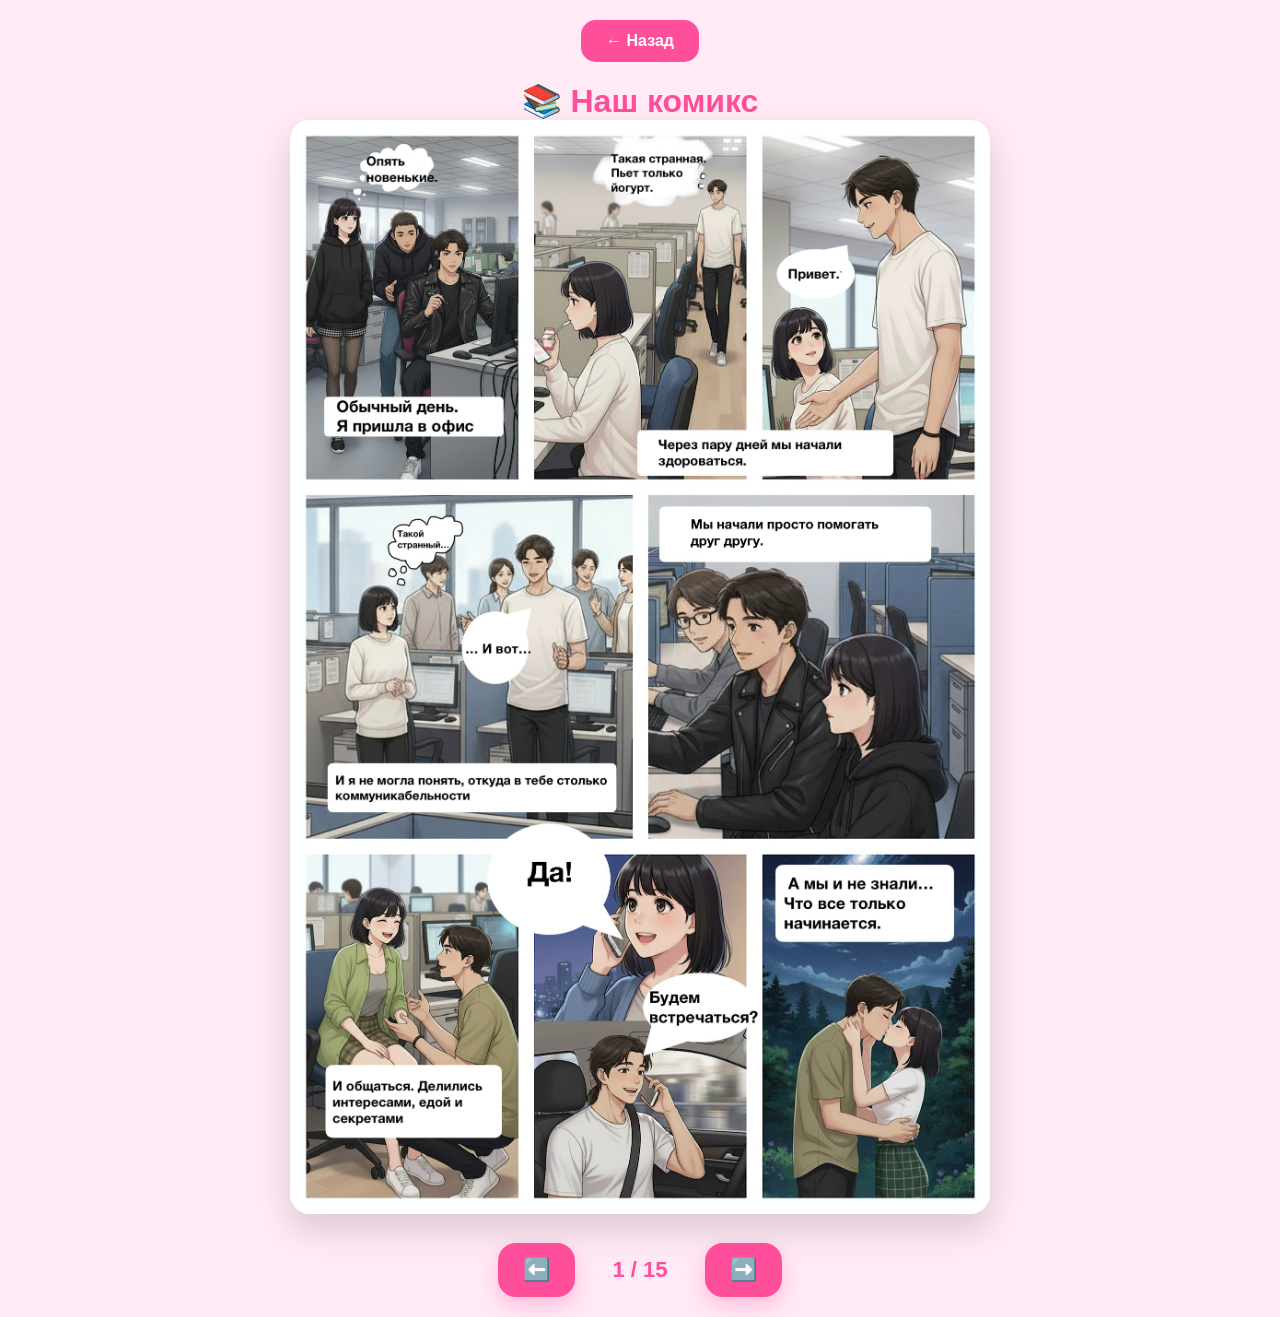
<file: comic.html>
<!DOCTYPE html>
<html lang="ru">

<head>

<meta charset="UTF-8">
<meta name="viewport" content="width=device-width, initial-scale=1.0">

<title>Наш комикс ❤️</title>

<link rel="stylesheet" href="style.css">
<link rel="stylesheet" href="comic.css">

<style>

body{

background:#ffeaf5;
margin:0;
padding:20px;
text-align:center;
font-family:sans-serif;

}

h1{

color:#ff4f9a;

}

img{

width:100%;
max-width:700px;
border-radius:20px;
box-shadow:0 15px 35px rgba(0,0,0,.15);

}

.back{

display:inline-block;
margin-bottom:20px;
padding:12px 25px;
background:#ff4f9a;
color:white;
text-decoration:none;
border-radius:15px;
font-weight:bold;

}

</style>

</head>

<body>

<a href="love.html" class="back">
← Назад
</a>

<h1>📚 Наш комикс</h1>

<div class="reader">

<img id="comicImage">

<div class="controls">

<button onclick="prevPage()">⬅️</button>

<span id="pageCounter"></span>

<button onclick="nextPage()">➡️</button>

</div>

</div>

<script src="comic.js"></script>

</body>

</html>
</file>
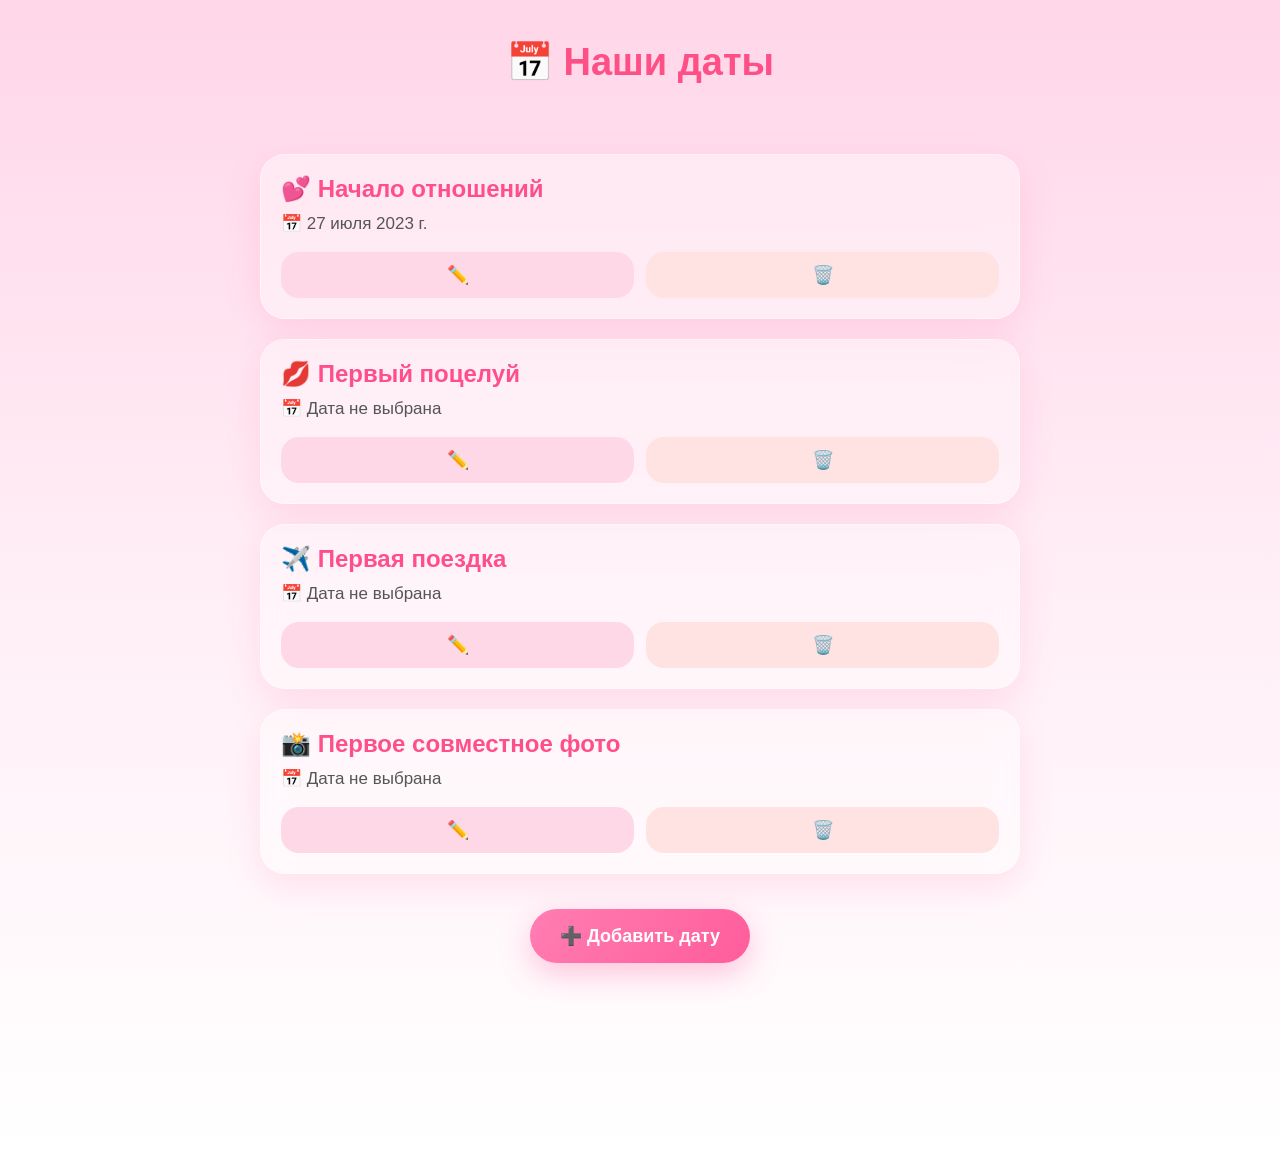
<file: dates.html>
<!DOCTYPE html>
<html lang="ru">
<head>

<meta charset="UTF-8">
<meta name="viewport" content="width=device-width, initial-scale=1.0">

<title>Наши даты ❤️</title>

<link rel="stylesheet" href="style.css">
<link rel="stylesheet" href="dates.css">

</head>

<body>

<header class="page-header">
<h1>📅 Наши даты</h1>
</header>


<main>

<div id="datesList"></div>

<button id="addDate">
    ➕ Добавить дату
</button>

</main>

<div id="dateModal" class="modal">

<div class="modal-content">

<h2 id="modalTitle">Новая дата ❤️</h2>

<input
id="titleInput"
type="text"
placeholder="Название даты">

<input
id="dateInput"
type="date">

<div class="modal-buttons">

<button id="cancelBtn">
Отмена
</button>

<button id="saveBtn">
Сохранить
</button>

</div>

</div>

</div>

<script src="dates.js"></script>
</body>
</html>
</file>
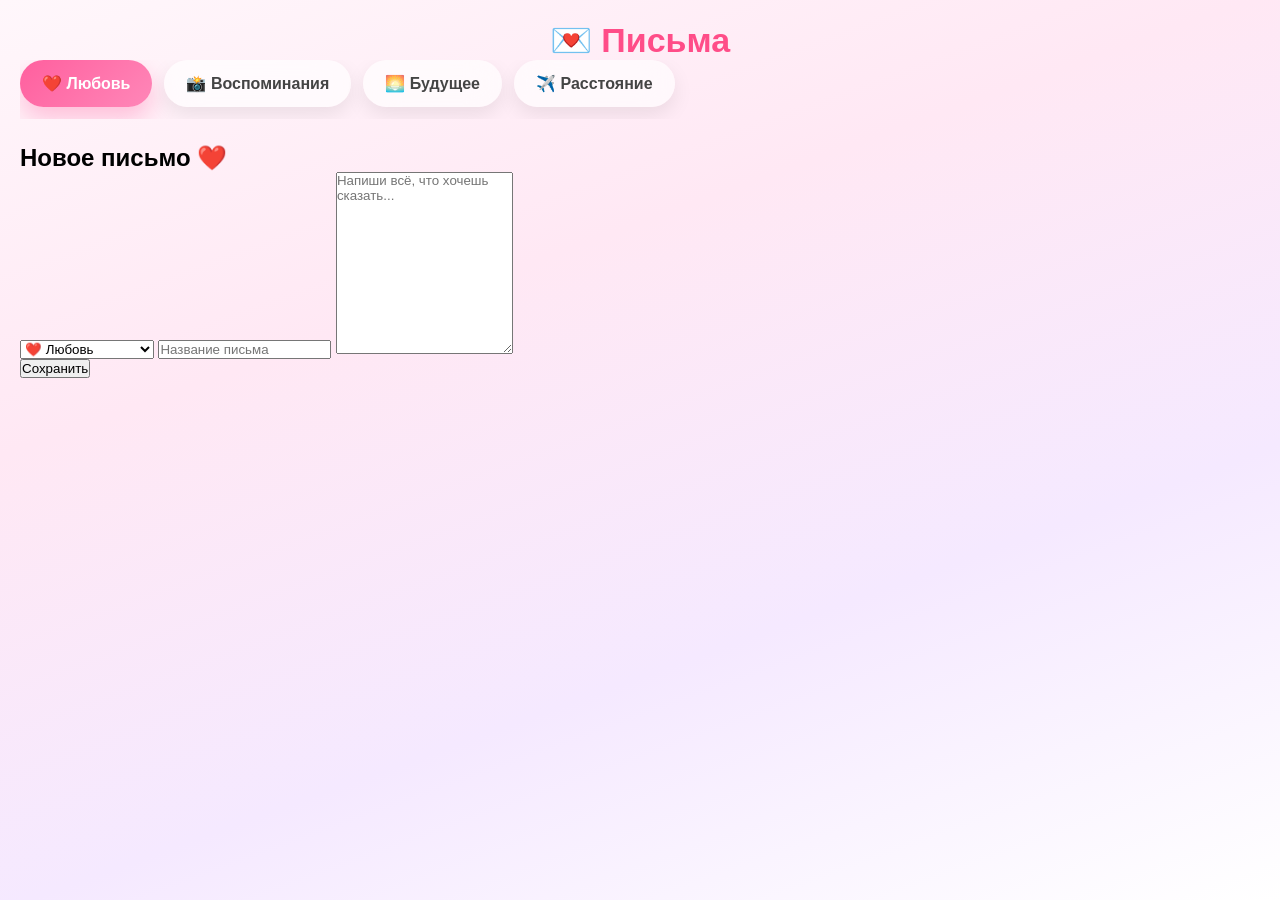
<file: letters.html>
<!DOCTYPE html>
<html lang="ru">

<head>

<meta charset="UTF-8">
<meta name="viewport" content="width=device-width, initial-scale=1.0">

<title>Письма ❤️</title>

<link rel="stylesheet" href="letters.css">

</head>

<body>

<header class="page-header">
    <h1>💌 Письма</h1>
    <div class="tabs">

<button class="tab active" data-tab="love">
❤️ Любовь
</button>

<button class="tab" data-tab="memory">
📸 Воспоминания
</button>

<button class="tab" data-tab="future">
🌅 Будущее
</button>

<button class="tab" data-tab="distance">
✈️ Расстояние
</button>

</div>
</header>

<main>

<div id="lettersList"></div>


</main>

<div id="letterModal" class="modal">

<div class="modal-content">

<h2 id="modalTitle">Новое письмо ❤️</h2>

<select id="letterCategory">

<option value="love">
❤️ Любовь
</option>

<option value="memory">
📸 Воспоминания
</option>

<option value="future">
🌅 Будущее
</option>

<option value="distance">
✈️ Расстояние
</option>

</select>

<input
id="letterTitle"
type="text"
placeholder="Название письма">

<textarea
id="letterText"
placeholder="Напиши всё, что хочешь сказать..."
rows="12"></textarea>

<div class="modal-buttons">


<button id="saveBtn">
Сохранить
</button>

</div>

</div>

</div>

<script src="letters.js"></script>

</body>

</html>
</file>
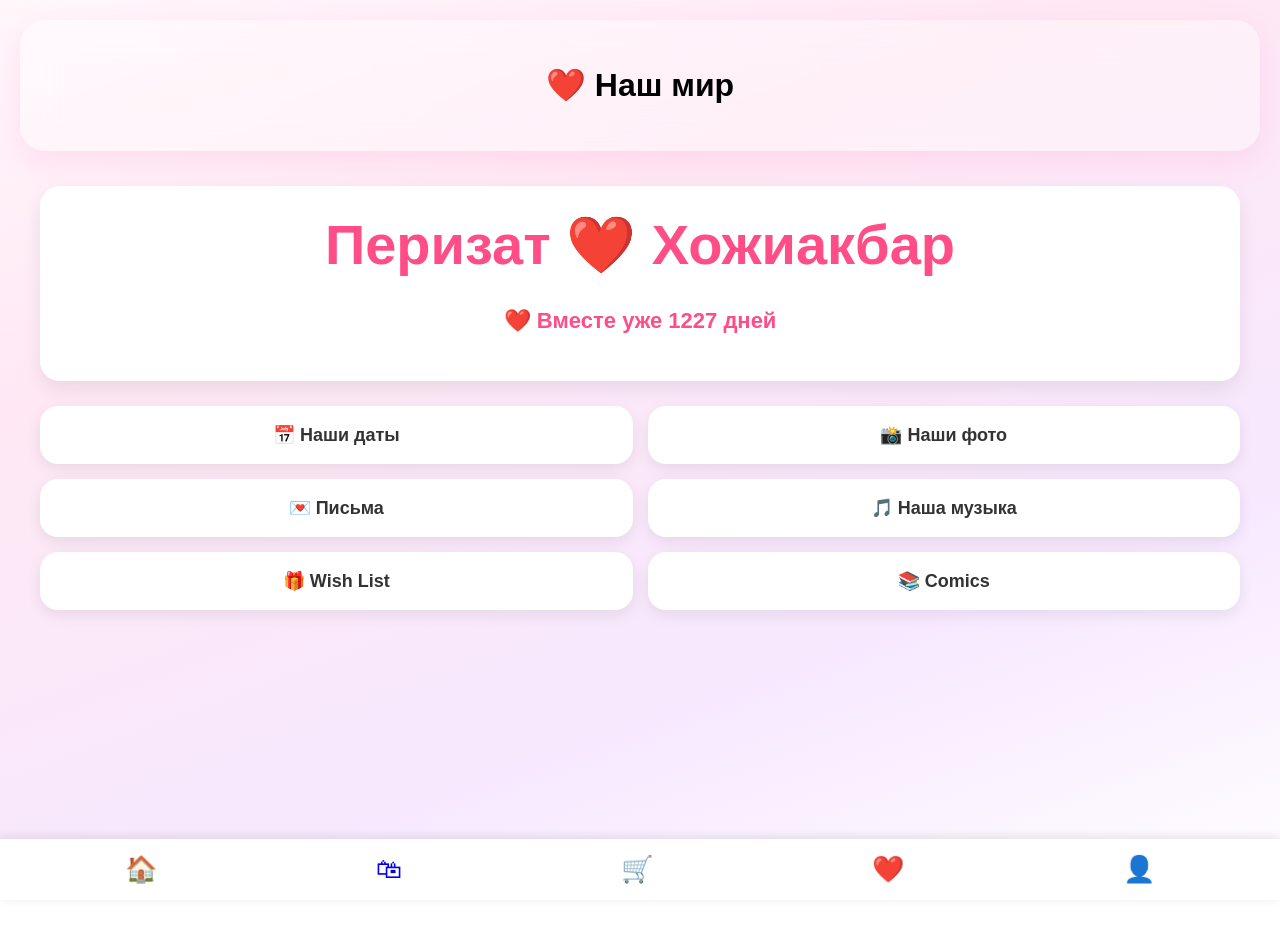
<file: love.html>
<!DOCTYPE html>
<html lang="ru">

<head>

<meta charset="UTF-8">

<meta name="viewport" content="width=device-width, initial-scale=1.0">

<title>Наш мир ❤️</title>

<link rel="stylesheet" href="love.css">

</head>

<body>

<header class="page-header">

<h1>❤️ Наш мир</h1>

</header>

<main>

<div class="love-card">

<h2>Перизат ❤️ Хожиакбар</h2>

<p id="daysTogether">
Вместе уже...
</p>

</div>

<div class="love-menu">

<a href="dates.html" class="menu-btn">
    📅 Наши даты
</a>

<a href="photos.html" class="menu-btn">
    📸 Наши фото
</a>

<a href="letters.html" class="menu-btn">
    💌 Письма
</a>

<a href="music.html" class="menu-btn">
    🎵 Наша музыка
</a>

<a href="wishlist.html" class="menu-btn">
    🎁 Wish List
</a>

<a href="comic.html" class="menu-btn">
    📚 Comics
</a>

<div> 
    
</main>

<nav class="bottom-nav">
<a href="index.html">🏠</a>
<a href="shop.html">🛍</a>
<a href="cart.html">🛒</a>
<a href="love.html">❤️</a>
<a href="profile.html">👤</a>
</nav>

<script src="love.js"></script>

</body>

</html>
</file>
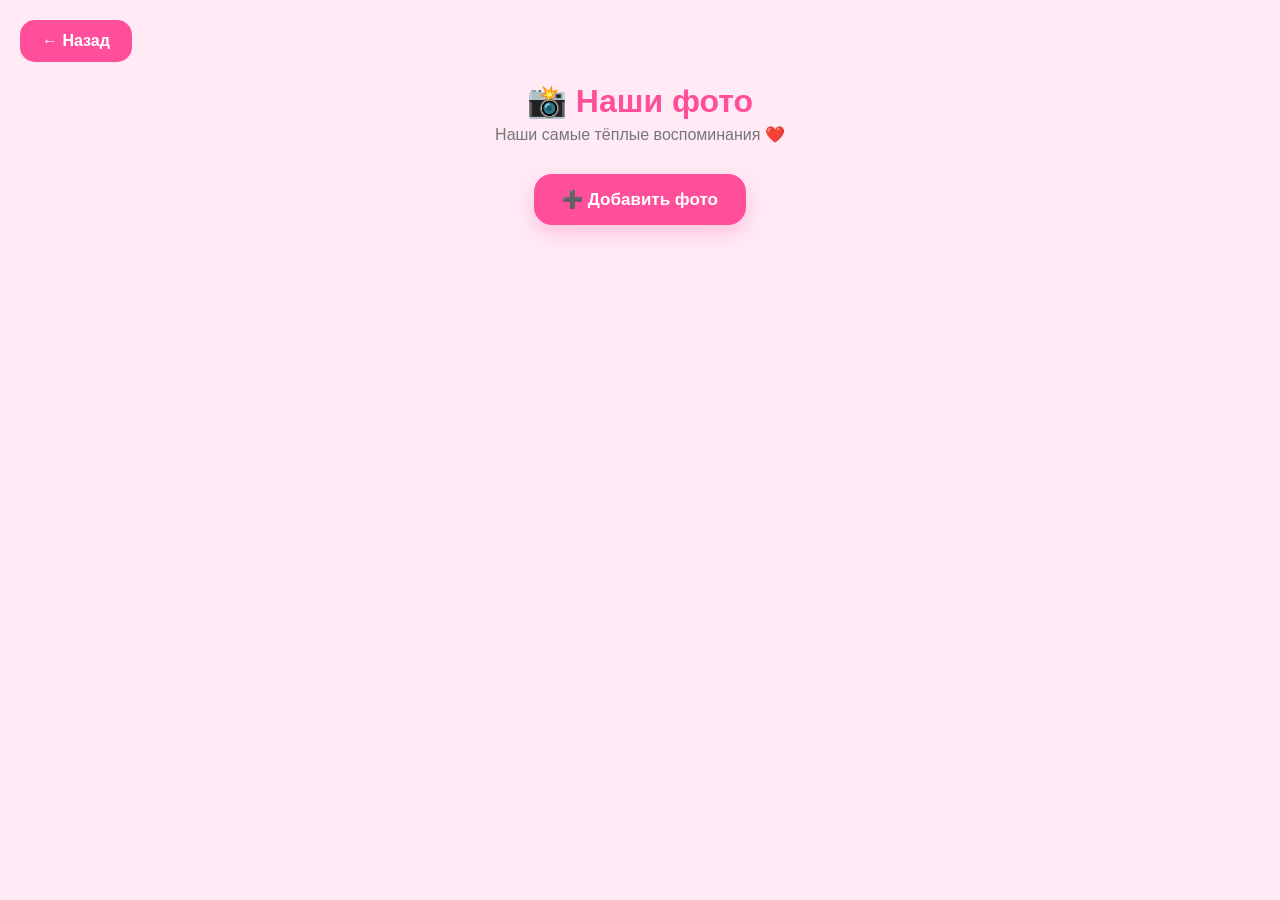
<file: photos.html>
<!DOCTYPE html>
<html lang="ru">

<head>

<meta charset="UTF-8">
<meta name="viewport" content="width=device-width, initial-scale=1.0">

<title>Наши фото ❤️</title>

<link rel="stylesheet" href="style.css">
<link rel="stylesheet" href="photos.css">

</head>

<body>

<a href="love.html" class="back-btn">
    ← Назад
</a>

<h1 class="title">
📸 Наши фото
</h1>

<p class="subtitle">
Наши самые тёплые воспоминания ❤️
</p>

<div class="top-buttons">

<button id="addPhotoBtn">
➕ Добавить фото
</button>

</div>

<input
type="file"
id="photoInput"
accept="image/*"
style="display:none;"
>

<div id="gallery" class="gallery">

</div>

<div id="photoModal" class="photo-modal">

<div class="photo-window">

<span id="closePhoto">✕</span>

<img id="fullPhoto">

<textarea
id="photoCaption"
placeholder="Напиши подпись..."
></textarea>

<input
type="date"
id="photoDate">

<div class="modal-buttons">

<button id="saveCaption">
💾 Сохранить
</button>

</div>

</div>

</div>

<script src="photos.js"></script>

</body>

</html>
</file>
<file: style.css>
*{
    margin:0;
    padding:0;
    box-sizing:border-box;
}

html{
    scroll-behavior:smooth;
}

body{

    font-family:-apple-system,BlinkMacSystemFont,"Segoe UI",sans-serif;

    background:linear-gradient(180deg,#ffd6e8,#ffeef6,#ffffff);

    min-height:100vh;

    overflow-y:auto;
    overflow-x:hidden;

    color:#333;

    padding-bottom:110px;
}

#hearts{

    position:fixed;

    inset:0;

    pointer-events:none;

    overflow:hidden;

    z-index:0;
}

.page-header{

    position:relative;

    z-index:2;

    text-align:center;

    padding:40px 20px 20px;
}

.page-header h1{

    font-size:38px;

    color:#ff4f87;
}

.page-header p{

    margin-top:8px;

    color:#777;
}

.shop{

    position:relative;

    z-index:2;

    width:min(900px,92%);

    margin:auto;
}

section{

    margin-top:35px;
}

section h2{

    margin-bottom:18px;

    color:#ff4f87;
}

/* ---------- Карточки ---------- */

.cards{
    display:grid;
    gap:18px;
}

.gift-card{
    background:rgba(255,255,255,.75);
    backdrop-filter:blur(18px);
    -webkit-backdrop-filter:blur(18px);

    border-radius:26px;
    padding:22px;

    text-align:center;

    border:1px solid rgba(255,255,255,.5);

    box-shadow:0 8px 25px rgba(255,105,180,.15);

    transition:.3s;
}

.gift-card:active{
    transform:scale(.98);
}

.gift-icon{
    font-size:58px;
    margin-bottom:10px;
}

.gift-card h3{
    color:#ff4f87;
    font-size:24px;
    margin-bottom:10px;
}

.gift-card p{
    color:#666;
    line-height:1.5;
}

.price{

    margin:18px 0;

    font-size:22px;

    font-weight:bold;

    color:#ff4f87;
}

/* ---------- Кнопка ---------- */

.buy-btn{

    width:100%;

    padding:16px;

    border:none;

    border-radius:18px;

    background:linear-gradient(135deg,#ff7eb3,#ff4f87);

    color:white;

    font-size:17px;

    font-weight:700;

    cursor:pointer;

    transition:.25s;
}

.buy-btn:active{
    transform:scale(.96);
}

/* ---------- Нижнее меню ---------- */

.bottom-nav{
    position: fixed;
    bottom: 15px;
    left: 50%;
    transform: translateX(-50%);

    width: min(430px,92%);
    height: 68px;

    background: rgba(255,255,255,.8);
    backdrop-filter: blur(18px);
    -webkit-backdrop-filter: blur(18px);

    border-radius: 24px;

    display: flex;
    justify-content: space-around;
    align-items: center;

    box-shadow: 0 8px 25px rgba(0,0,0,.1);

    z-index: 100;
}

.nav-btn{
    text-decoration: none;
    display: flex;
    justify-content: center;
    align-items: center;
    width: 55px;
    height: 55px;
    transition: .2s;
}

.icon{
    font-size: 28px;
    line-height: 1;
}

.nav-btn.active{
    color: #ff4f8b;
}

.nav-btn:active{
    transform: scale(.9);
}

/* ---------- Сердечки ---------- */

.love-heart{

    position:fixed;

    bottom:-40px;

    animation:floatUp linear forwards;

    user-select:none;
}

@keyframes floatUp{

    from{

        transform:translateY(0);
        opacity:1;

    }

    to{

        transform:translateY(-120vh);

        opacity:0;
    }

}

.common{
    border:2px solid #d8d8d8;
}

.rare{
    border:2px solid #7ec8ff;
}

.epic{
    border:2px solid #c27cff;
    box-shadow:0 0 18px rgba(194,124,255,.35);
}

.legendary{
    border:2px solid gold;
    box-shadow:0 0 22px rgba(255,215,0,.45);
    
}

/* ========================= */
/* ГЛАВНАЯ СТРАНИЦА */
/* ========================= */

.background{
    position:fixed;
    inset:0;
    background:
        radial-gradient(circle at top,#ffd6ea,transparent 60%),
        linear-gradient(180deg,#ffe6f2,#fff8fb);
    z-index:-2;
}

.card{

    width:min(430px,92%);

    margin:45px auto;

    padding:45px 30px;

    background:rgba(255,255,255,.45);

    backdrop-filter:blur(28px);
    -webkit-backdrop-filter:blur(28px);

    border:1px solid rgba(255,255,255,.6);

    border-radius:36px;

    text-align:center;

    box-shadow:
        0 20px 60px rgba(255,105,180,.18),
        inset 0 1px 0 rgba(255,255,255,.7);

    animation:cardAppear .8s ease;
}

.heart{

    font-size:110px;

    margin-bottom:25px;

    filter:drop-shadow(0 0 20px rgba(255,70,140,.35));

    animation:
        pulse 2.5s infinite,
        floatHeart 5s ease-in-out infinite;

}

.card h1{

    font-size:46px;

    color:#ff4f87;

    margin-bottom:18px;

    font-weight:800;

    letter-spacing:.5px;

}

.card p{

    font-size:20px;

    color:#666;

    line-height:1.7;

    margin-bottom:38px;

}


.access-btn{

    display:flex;
    justify-content:center;
    align-items:center;

    width:100%;
    height:72px;

    margin-bottom:35px;

    background:linear-gradient(135deg,#ff5fa2,#ff89c5);

    border:none;
    border-radius:24px;

    color:#fff;

    font-size:22px;
    font-weight:700;

    cursor:pointer;

    box-shadow:
        0 10px 30px rgba(255,92,155,.35),
        0 0 25px rgba(255,140,190,.25);

    transition:.3s;
}

.access-btn:hover{

    transform:translateY(-3px) scale(1.03);

    box-shadow:
        0 15px 40px rgba(255,92,155,.5),
        0 0 35px rgba(255,140,190,.45);

}

.access-btn:active{

    transform:scale(.97);

}

.access-btn::before{

    content:"💖";
    margin-right:10px;
    font-size:24px;

}

.nav-btn{

    background:none;

    border:none;

    font-size:15px;

    color:#555;

    cursor:pointer;

    flex:1;

}

.nav-btn.active{

    color:#ff4f87;

    font-weight:bold;

}

@keyframes pulse{

    0%{
        transform:scale(1);
    }

    50%{
        transform:scale(1.08);
    }

    100%{
        transform:scale(1);
    }

}


.home-section{

    padding:25px;

}

.balance-card,
.thought-card,
.fortune-card{

    background:#fff;

    border-radius:28px;

    padding:28px;

    margin-bottom:18px;

    min-height:180px;

    display:flex;
    flex-direction:column;
    justify-content:center;

    box-shadow:0 12px 35px rgba(255,105,180,.12);

}

.balance-card h2{

    margin-top:20px;

    color:#ff4f93;

    font-size:58px;

    text-align:center;

    font-weight:800;

}

.thought-card h3,
.fortune-card h3{

    font-size:38px;

    margin-bottom:22px;

}

#fortuneBtn{

    width:100%;

    height:75px;

    border:none;

    border-radius:24px;

    background:linear-gradient(135deg,#ff67a8,#ff4f93);

    color:white;

    font-size:28px;

    font-weight:800;

    box-shadow:
        0 12px 25px rgba(255,79,147,.35);

    transition:.3s;

}

#fortuneBtn:active{

    transform:scale(.97);

}

@keyframes cardAppear{

    from{

        opacity:0;
        transform:translateY(40px) scale(.96);

    }

    to{

        opacity:1;
        transform:translateY(0) scale(1);

    }

}

@keyframes floatHeart{

    0%,100%{

        transform:translateY(0);

    }

    50%{

        transform:translateY(-12px);

    }

}

.fortune-wheel{

    font-size:72px;

    margin:15px 0;

    animation:wheelFloat 3s ease-in-out infinite;

}

.fortune-text{

    text-align:center;

    color:#777;

    font-size:18px;

    margin-bottom:22px;

}


.fortune-modal{

position:fixed;

inset:0;

background:rgba(0,0,0,.45);

display:none;

justify-content:center;

align-items:center;

z-index:9999;

backdrop-filter:blur(8px);

}

.fortune-window{

width:min(360px,90%);

background:white;

border-radius:30px;

padding:35px;

text-align:center;

animation:popup .35s;

}

.fortune-window h2{

font-size:32px;

color:#ff4f93;

margin-bottom:20px;

}

.fortune-window p{

font-size:20px;

margin-bottom:30px;

}

#claimReward{

width:100%;

height:65px;

border:none;

border-radius:20px;

background:#ff4f93;

color:white;

font-size:22px;

font-weight:bold;

cursor:pointer;

}

@keyframes popup{

from{

transform:scale(.7);

opacity:0;

}

to{

transform:scale(1);

opacity:1;

}

}

.spinning{

animation:spin 3s cubic-bezier(.15,.9,.2,1);

}

@keyframes spin{

0%{

transform:rotate(0deg);

}

100%{

transform:rotate(1800deg);

}

}

.gifts-card {
    background: white;
    border-radius: 30px;
    padding: 25px;
    margin-top: 25px;
    box-shadow: 0 10px 30px rgba(255, 92, 154, 0.15);
}

.gifts-card h3 {
    font-size: 34px;
    margin-bottom: 20px;
}

#giftsList {
    display: flex;
    flex-direction: column;
    gap: 15px;
}

.empty-gifts {
    text-align: center;
    color: #777;
    font-size: 20px;
    line-height: 1.6;
}

/* ===========================
      МОИ ПОДАРКИ
=========================== */

.gift-item{

display:flex;
justify-content:space-between;
align-items:center;

background:white;

border-radius:22px;

padding:16px;

margin-top:15px;

box-shadow:0 10px 25px rgba(255,90,150,.15);

transition:.25s;

}

.gift-item:hover{

transform:translateY(-2px);

}

.gift-left{

display:flex;
align-items:center;
gap:14px;

}

.gift-emoji{

font-size:40px;

}

.gift-info h4{

margin:0;

font-size:18px;

font-weight:700;

color:#333;

}

.gift-info p{

margin-top:6px;

font-size:14px;

color:#888;

}

.gift-right{

display:flex;

flex-direction:column;

align-items:flex-end;

gap:10px;

}

.gift-count{

background:#ff4f93;

color:white;

padding:5px 14px;

border-radius:50px;

font-weight:bold;

font-size:15px;

}

.useGiftBtn{

background:linear-gradient(135deg,#ff6cae,#ff3d86);

color:white;

border:none;

padding:10px 18px;

border-radius:14px;

font-size:15px;

font-weight:bold;

cursor:pointer;

box-shadow:0 8px 18px rgba(255,90,150,.35);

transition:.25s;

}

.useGiftBtn:hover{

transform:scale(1.05);

}

.useGiftBtn:active{

transform:scale(.95);

}
</file>
<file: comic.css>
.reader{

    max-width:750px;
    margin:auto;

}

.controls{

    margin-top:25px;
    display:flex;
    justify-content:center;
    align-items:center;
    gap:20px;

}

.controls button{

    background:#ff4f9a;
    color:white;
    border:none;
    padding:14px 25px;
    font-size:22px;
    border-radius:18px;
    cursor:pointer;
    box-shadow:0 8px 20px rgba(255,79,154,.3);
    transition:.2s;

}

.controls button:active{

    transform:scale(.95);

}

#pageCounter{

    font-size:22px;
    font-weight:bold;
    color:#ff4f9a;
    min-width:90px;

}
</file>
<file: dates.css>
/* ===== НАШИ ДАТЫ ===== */

main {
    width: 100%;
    max-width: 800px;
    margin: 30px auto;
    padding: 20px;
}

/* Карточка */

.date-card {
    background: rgba(255,255,255,.35);
    backdrop-filter: blur(15px);
    -webkit-backdrop-filter: blur(15px);

    border-radius: 25px;

    padding: 20px;

    margin-bottom: 20px;

    border: 1px solid rgba(255,255,255,.45);

    box-shadow: 0 12px 35px rgba(255,92,154,.15);

    animation: fadeUp .5s ease;
}

.date-card h2{
    color:#ff4f8b;
    margin-bottom:10px;
    font-size:24px;
}

.date-card p{
    color:#555;
    font-size:17px;
}

.actions{
    display:flex;
    gap:12px;
    margin-top:18px;
}

.actions button{

    flex:1;

    border:none;

    border-radius:18px;

    padding:12px;

    font-size:18px;

    cursor:pointer;

    transition:.25s;

    background:white;
}

.actions button:hover{

    transform:scale(1.05);

}

.actions button:first-child{

    background:#ffd8e7;

}

.actions button:last-child{

    background:#ffe2e2;

}

#addDate{

display:block;

margin:35px auto;

padding:16px 30px;

border:none;

border-radius:50px;

background:linear-gradient(135deg,#ff7eb3,#ff5c9a);

color:white;

font-size:18px;

font-weight:bold;

cursor:pointer;

box-shadow:0 10px 30px rgba(255,92,154,.35);

transition:.3s;

}

#addDate:hover{

transform:translateY(-3px);

box-shadow:0 15px 35px rgba(255,92,154,.45);

}

.modal{

position:fixed;

top:0;

left:0;

width:100%;

height:100%;

background:rgba(0,0,0,.45);

display:none;

justify-content:center;

align-items:center;

padding:20px;

z-index:999;

}

.modal.show{

display:flex;

}
.modal-content{

background:white;

border-radius:30px;

padding:30px;

width:100%;

max-width:430px;

box-shadow:0 25px 60px rgba(0,0,0,.25);

animation:pop .35s ease;

}

.modal-content h2{

text-align:center;

margin-bottom:25px;

color:#ff4f8b;

}

.modal-content input{

width:100%;

padding:15px;

margin-bottom:18px;

border:none;

border-radius:18px;

background:#fff5f8;

font-size:17px;

box-sizing:border-box;

outline:none;

}

.modal-content input:focus{

box-shadow:0 0 0 3px rgba(255,92,154,.2);

}

.modal-buttons{

display:flex;

gap:15px;

margin-top:15px;

}

.modal-buttons button{

flex:1;

padding:14px;

border:none;

border-radius:18px;

font-size:16px;

cursor:pointer;

transition:.25s;

}

#cancelBtn{

background:#ececec;

}

#saveBtn{

background:#ff5c9a;

color:white;

}

.modal-buttons button:hover{

transform:scale(1.03);

}

@keyframes fadeUp{

from{

opacity:0;

transform:translateY(25px);

}

to{

opacity:1;

transform:translateY(0);

}

}

@keyframes pop{

from{

opacity:0;

transform:scale(.9);

}

to{

opacity:1;

transform:scale(1);

}

}
</file>
<file: letters.css>
*{
margin:0;
padding:0;
box-sizing:border-box;
font-family:-apple-system,BlinkMacSystemFont,"Segoe UI",sans-serif;
}

body{
background:linear-gradient(160deg,#fff7fb,#ffe8f4,#f5e9ff,#ffffff);
min-height:100vh;
padding:20px;
}

.page-header{
text-align:center;
margin-bottom:25px;
}

.page-header h1{
font-size:34px;
color:#ff4d88;
}

.tabs{

display:flex;

gap:12px;

overflow-x:auto;

padding-bottom:12px;

margin-bottom:25px;

scrollbar-width:none;

}

.tabs::-webkit-scrollbar{

display:none;

}

.tab{

border:none;

padding:14px 22px;

border-radius:25px;

background:rgba(255,255,255,.65);

backdrop-filter:blur(16px);

font-size:16px;

font-weight:600;

color:#444;

white-space:nowrap;

box-shadow:0 8px 20px rgba(0,0,0,.08);

transition:.25s;

}

.tab.active{

background:linear-gradient(135deg,#ff5f9e,#ff87b8);

color:white;

box-shadow:0 12px 25px rgba(255,95,158,.35);

}

#lettersList{
display:flex;
flex-direction:column;
gap:15px;
}


.letter-card{

background:rgba(255,255,255,.75);

backdrop-filter:blur(18px);

border-radius:22px;

padding:18px;

box-shadow:0 10px 25px rgba(0,0,0,.08);

transition:.25s;

animation:fadeUp .35s ease;

}

.letter-card:active{

transform:scale(.98);

}

.letter-title{

font-size:20px;

font-weight:700;

color:#ff4d88;

margin-bottom:8px;

}

.letter-date{

font-size:14px;

color:#999;

margin-bottom:14px;

}

.letter-text{

font-size:16px;

line-height:1.6;

color:#444;

}

@keyframes fadeUp{

from{

opacity:0;

transform:translateY(20px);

}

to{

opacity:1;

transform:translateY(0);


}

.letter-card{
    background:white;
    border-radius:20px;
    padding:18px;
    margin-top:18px;
    box-shadow:0 8px 20px rgba(0,0,0,.08);
}

.letter-title{
    font-size:20px;
    font-weight:700;
    color:#ff4d88;
}

.letter-date{
    color:#888;
    font-size:14px;
    margin:8px 0;
}

.letter-text{
    white-space:pre-wrap;
    line-height:1.5;
}

.delete-btn{
    margin-top:15px;
    border:none;
    background:#ff4d88;
    color:white;
    padding:10px 16px;
    border-radius:12px;
    cursor:pointer;
}
</file>
<file: love.css>
body{

margin:0;

min-height:100vh;

padding:20px;

background:
linear-gradient(160deg,
#fff7fb 0%,
#ffe8f4 30%,
#f7e8ff 70%,
#ffffff 100%);

background-attachment:fixed;

font-family:-apple-system,BlinkMacSystemFont,"Segoe UI",sans-serif;

}

.page-header{

text-align:center;

padding:25px;

margin-bottom:15px;

background:rgba(255,255,255,.35);

backdrop-filter:blur(18px);

border-radius:25px;

box-shadow:0 10px 30px rgba(255,105,180,.15);

}

main{
    padding:20px;
}

.love-card{
    background:white;
    border-radius:20px;
    padding:25px;
    text-align:center;
    box-shadow:0 8px 20px rgba(0,0,0,.08);
}

.love-card h2{
    margin-top:0;
    color:#ff4d88;
    font-size:56px;
    font-weight:700;
    line-height:1.2;
    margin-bottom:30px;
}

#daysTogether{
    font-size:22px;
    font-weight:bold;
    color:#ff4d88;
    margin-top:15px;
}

.love-menu{
    display:grid;
    grid-template-columns:repeat(2,1fr);
    gap:15px;
    margin-top:25px;
}

.love-menu button,
.love-menu a{
    background:white;
    border:none;
    border-radius:18px;
    padding:18px;
    font-size:18px;
    font-weight:600;
    box-shadow:0 5px 15px rgba(0,0,0,.08);
    transition:.2s;

    text-decoration:none;
    color:#333;

    display:flex;
    justify-content:center;
    align-items:center;
}

.love-menu button:active,
.love-menu a:active{
    transform:scale(.97);
}

.bottom-nav{
    position:fixed;
    bottom:0;
    left:0;
    right:0;
    display:flex;
    justify-content:space-around;
    padding:15px;
    background:white;
    box-shadow:0 -2px 10px rgba(0,0,0,.1);
}

.bottom-nav a{
    text-decoration:none;
    font-size:26px;
}
</file>
<file: photos.css>
body{

    margin:0;
    padding:20px;
    background:#ffeaf5;
    font-family:sans-serif;

}

.back-btn{

display:inline-block;
text-decoration:none;
color:white;
background:#ff4f9a;
padding:12px 22px;
border-radius:15px;
font-weight:bold;
margin-bottom:20px;

}

.title{

text-align:center;
color:#ff4f9a;
margin-bottom:5px;

}

.subtitle{

text-align:center;
color:#777;
margin-bottom:30px;

}

.top-buttons{

display:flex;
justify-content:center;
margin-bottom:25px;

}

#addPhotoBtn{

background:#ff4f9a;
color:white;
border:none;
padding:15px 28px;
border-radius:18px;
font-size:17px;
font-weight:bold;
cursor:pointer;
box-shadow:0 8px 20px rgba(255,79,154,.25);

}

.gallery{

display:grid;

grid-template-columns:repeat(auto-fill,minmax(180px,1fr));

gap:22px;

padding-bottom:40px;

}

.photo-card{

background:white;

padding:12px;

border-radius:10px;

box-shadow:0 10px 25px rgba(0,0,0,.12);

cursor:pointer;

transition:.25s;

}

.photo-card:hover{

transform:translateY(-5px) rotate(-2deg);

}

.photo-card img{

width:100%;

aspect-ratio:1/1;

object-fit:cover;

border-radius:4px;

}

.photo-text{

margin-top:12px;

text-align:center;

font-family:cursive;

font-size:17px;

color:#555;

min-height:45px;

}

.photo-modal{

display:none;

position:fixed;

top:0;
left:0;

width:100%;
height:100%;

background:rgba(0,0,0,.82);

justify-content:center;

align-items:center;

z-index:999;

}

.photo-window{

background:white;

width:92%;

max-width:600px;

padding:18px;

border-radius:20px;

}

#fullPhoto{

width:100%;

border-radius:12px;

margin-bottom:15px;

}

#photoCaption{

width:100%;

height:90px;

border-radius:12px;

padding:12px;

font-size:16px;

resize:none;

box-sizing:border-box;

}

.modal-buttons{

display:flex;

justify-content:center;

margin-top:15px;

}

#saveCaption{

background:#ff4f9a;

color:white;

border:none;

padding:13px 30px;

border-radius:14px;

font-size:16px;

cursor:pointer;

}

#closePhoto{

float:right;

font-size:28px;

cursor:pointer;

}

#photoDate{

width:100%;

margin-top:12px;

padding:12px;

border-radius:12px;

border:none;

background:#f8f8f8;

font-size:16px;

box-sizing:border-box;

}
</file>
